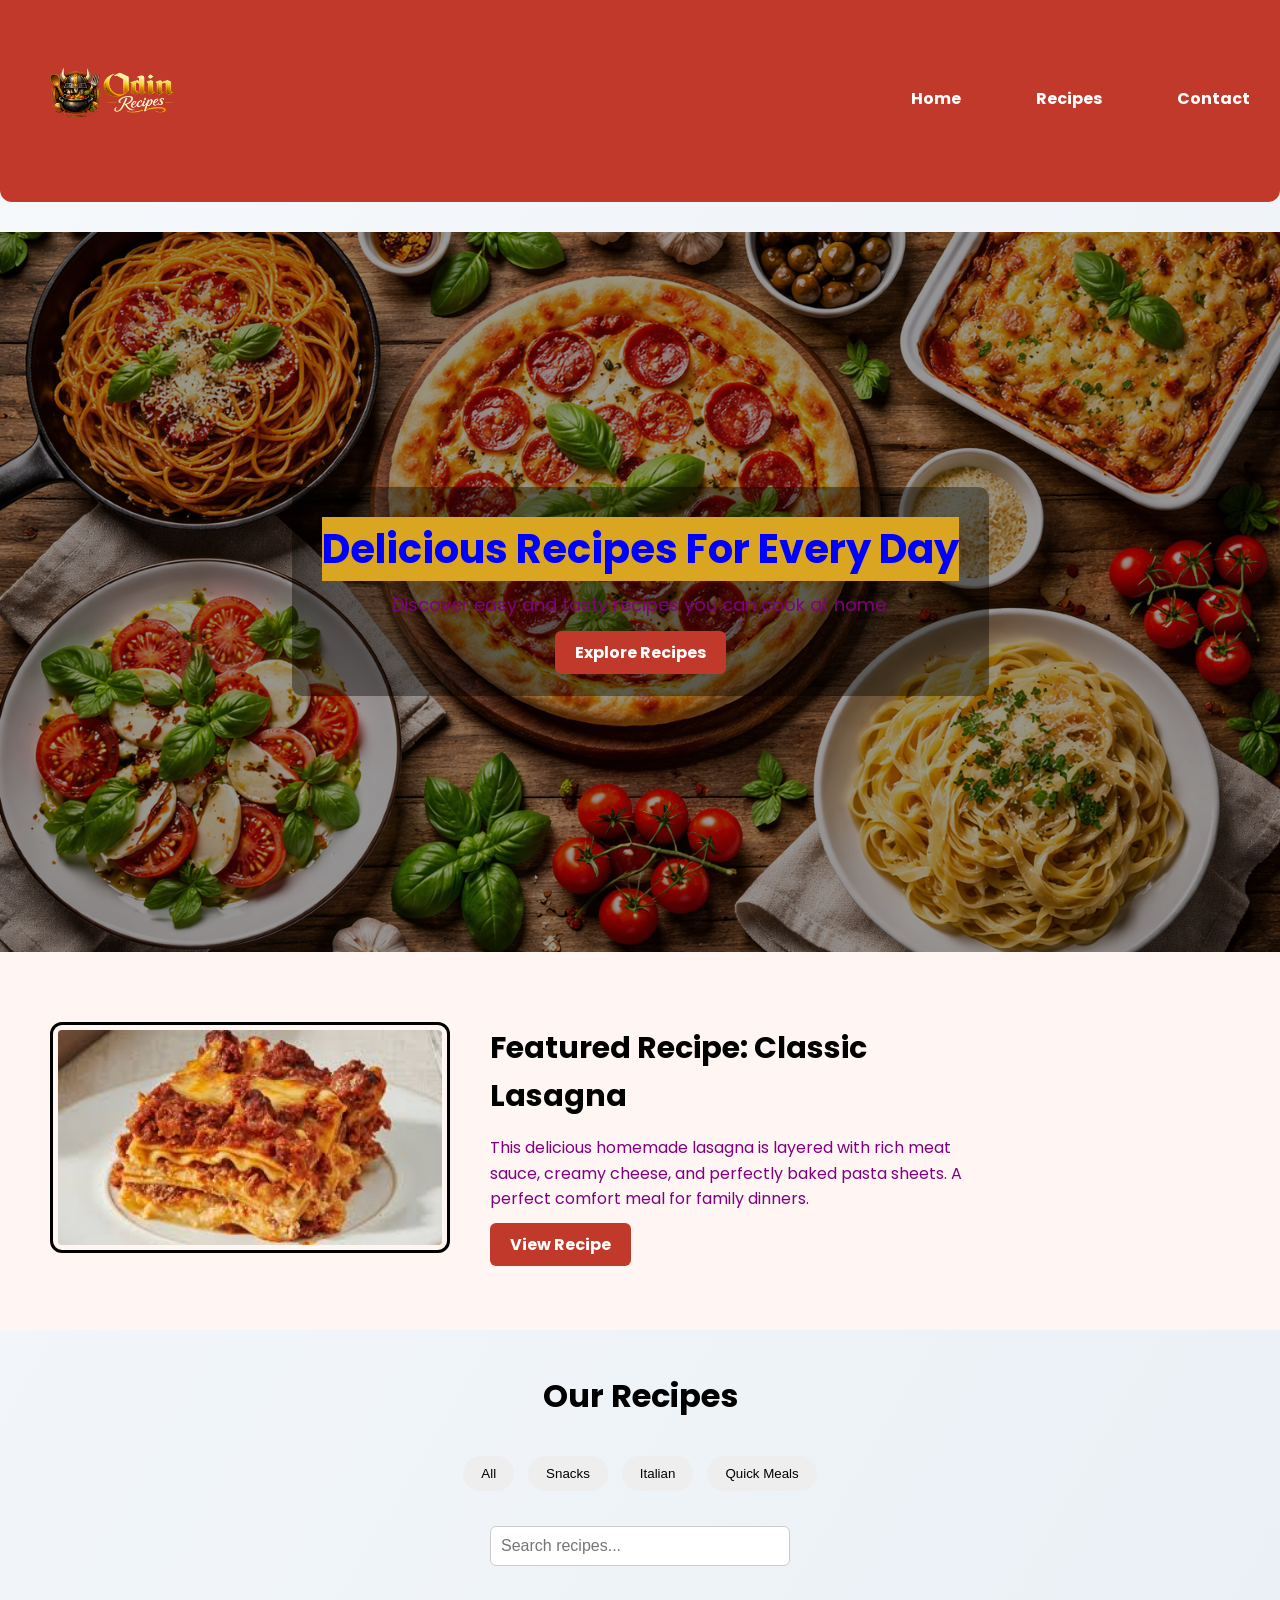
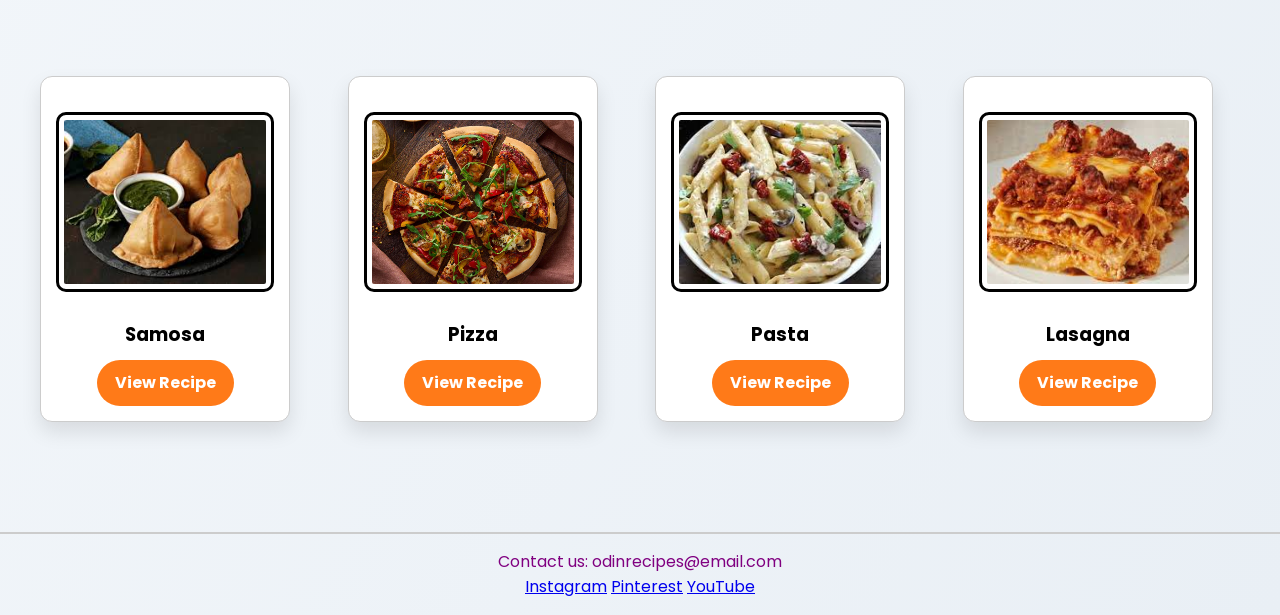
<file: index.html>
<!DOCTYPE html>
<html lang="en">

<head>
  <meta charset="UTF-8">
  <meta name="viewport" content="width=device-width, initial-scale=1.0">
  <title>Odin Recipes</title>
  <link rel="stylesheet" href="styles.css">
  <link href="https://fonts.googleapis.com/css2?family=Poppins:wght@300;400;600&display=swap" rel="stylesheet">
</head>

<body>


<!-- Navigation Bar -->
<nav class="navbar">

  <div class="logo">
    <img src="images/logo.jpg" alt="Odin Recipes Logo">
  </div>

  <div class="nav-links">
    <a href="#">Home</a>
    <a href="#recipes">Recipes</a>
    <a href="#contact">Contact</a>
  </div>

</nav>

<!-- Hero Section -->
<section class="hero">
  <div class="hero-text">
    <h1>Delicious Recipes For Every Day</h1>
    <p>Discover easy and tasty recipes you can cook at home.</p>
    <a href="#recipes" class="hero-btn">Explore Recipes</a>
  </div>
</section>

<!-- Featured Recipe -->
<section class="featured-recipe">

  <div class="featured-image">
    <img src="images/lasagna.jpg" alt="Featured Recipe">
  </div>

  <div class="featured-text">
    <h2>Featured Recipe: Classic Lasagna</h2>
    <p>
      This delicious homemade lasagna is layered with rich meat sauce,
      creamy cheese, and perfectly baked pasta sheets.
      A perfect comfort meal for family dinners.
    </p>

    <a href="recipes/lasagna.html" class="featured-btn">View Recipe</a>
  </div>

</section>

<!-- Recipes Title -->

<h2 class="section-title">Our Recipes</h2>

<!-- Categories -->
<div class="categories">
  
  <button>All</button>
  <button>Snacks</button>
  <button>Italian</button>
  <button>Quick Meals</button>

</div>


<!-- Search -->
<div class="search-box">
  <input type="text" id="searchInput" placeholder="Search recipes...">
</div>

<!-- Recipes -->
<div id="recipes" class="recipes-container">

  <div class="recipe-card" data-category="snacks">
    <img src="images/samosa.jpg" alt="Samosa">
    <h3>Samosa</h3>
    <a href="recipes/samosa.html" class="view-btn">View Recipe</a>
  </div>

  <div class="recipe-card" data-category="italian">
    <img src="images/pizza.jpg" alt="Pizza">
    <h3>Pizza</h3>
    <a href="recipes/pizza.html" class="view-btn">View Recipe</a>
  </div>

  <div class="recipe-card" data-category="italian">
    <img src="images/pasta.jpg" alt="Pasta">
    <h3>Pasta</h3>
    <a href="recipes/pasta.html" class="view-btn">View Recipe</a>
  </div>

  <div class="recipe-card" data-category="quick">
    <img src="images/lasagna.jpg" alt="Lasagna">
    <h3>Lasagna</h3>
    <a href="recipes/lasagna.html" class="view-btn">View Recipe</a>
  </div>

</div>

<!-- Contact -->

<footer id="contact">
  <p>Contact us: odinrecipes@email.com</p>

  <div class="social-links">
    <a href="#">Instagram</a>
    <a href="#">Pinterest</a>
    <a href="#">YouTube</a>
  </div>
</footer>
<!-- Back to Top Button -->
 
</body>
</html>
</file>
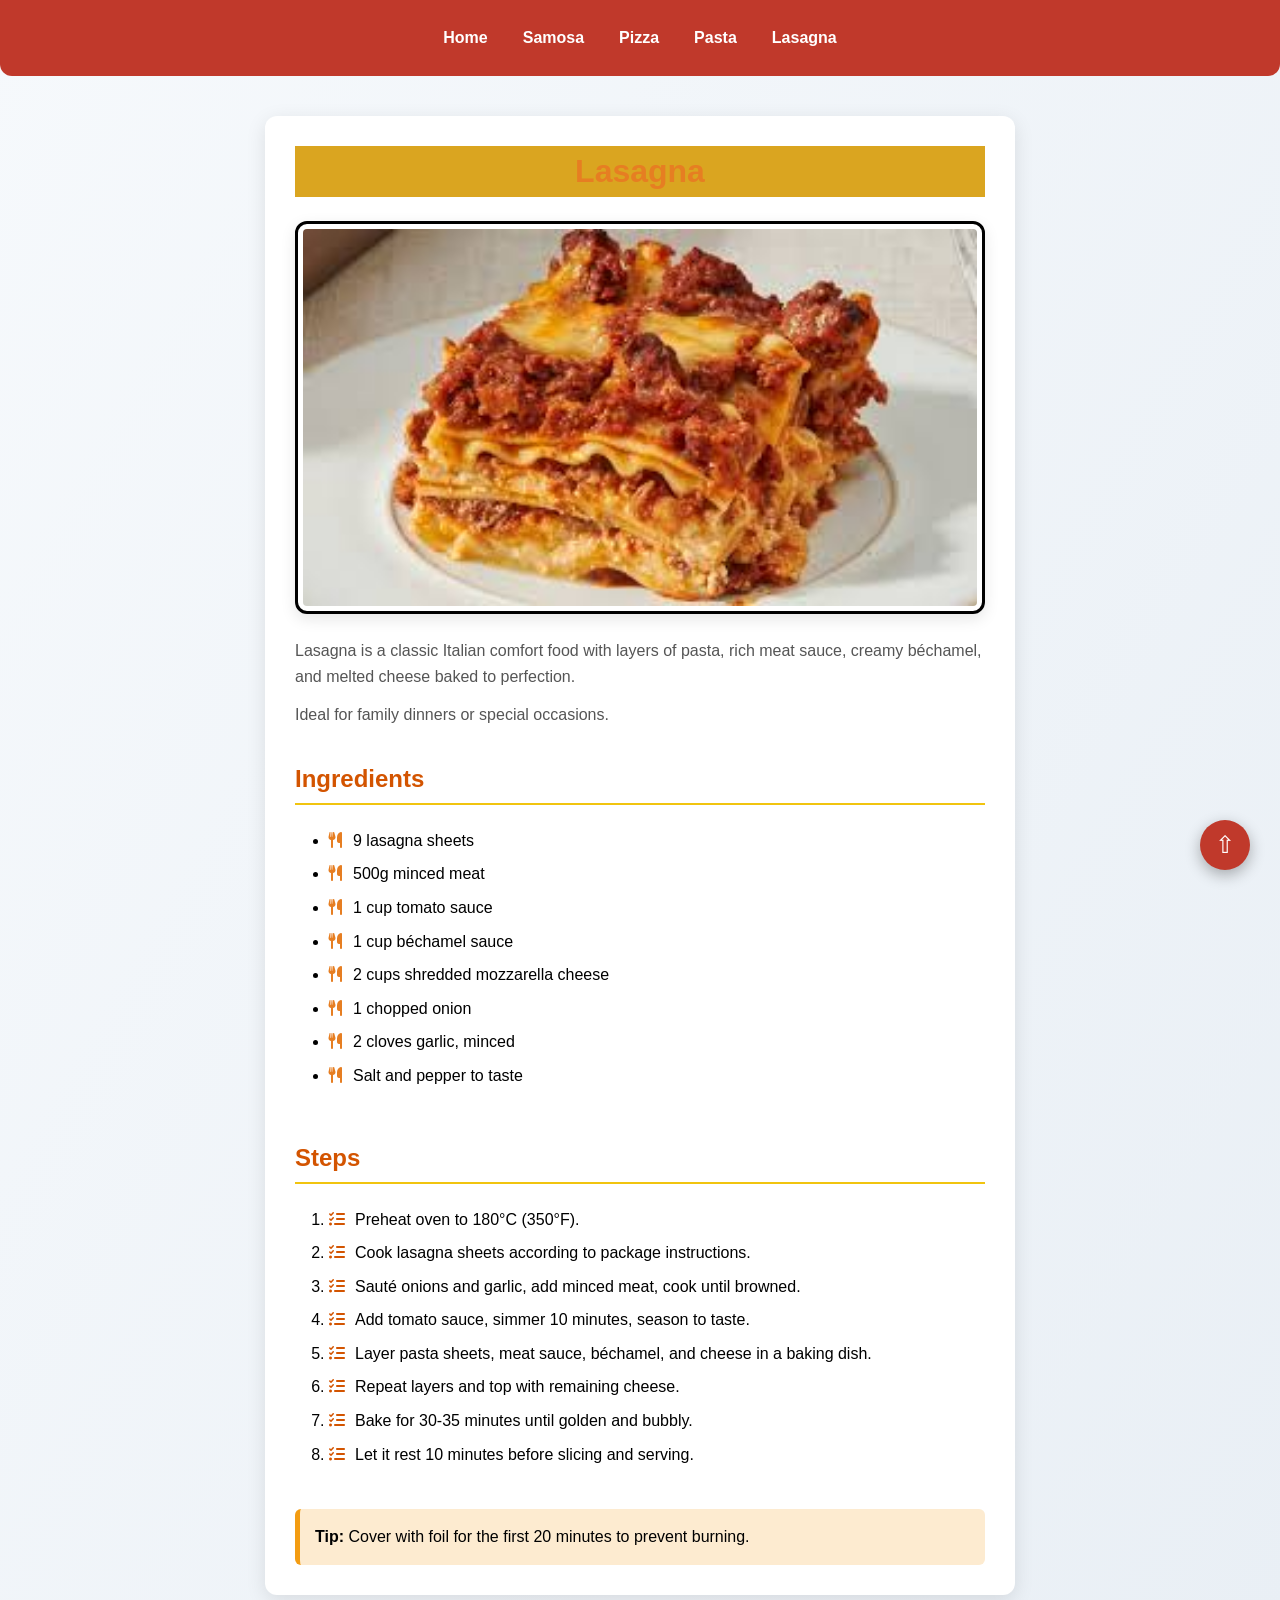
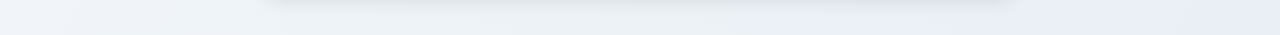
<file: recipes/lasagna.html>
<!DOCTYPE html>
<html lang="en">
<head>
  <meta charset="UTF-8">
  <meta name="viewport" content="width=device-width, initial-scale=1.0">
  <title>Lasagna</title>
  <link rel="stylesheet" href="https://cdnjs.cloudflare.com/ajax/libs/font-awesome/6.4.2/css/all.min.css">
  <link rel="stylesheet" href="../styles.css">
  <link rel="stylesheet" href="../recipe.css">
</head>
<body>

   <a id="top"></a>
<nav>
  <a href="../index.html">Home</a>
  <a href="samosa.html">Samosa</a>
  <a href="pizza.html">Pizza</a>
  <a href="pasta.html">Pasta</a>
  <a href="lasagna.html">Lasagna</a>
</nav>

<div class="recipe-page">

  <h1>Lasagna</h1>
  <img src="../images/lasagna.jpg" alt="Classic Lasagna">

  <p>
    Lasagna is a classic Italian comfort food with layers of pasta, rich meat sauce, 
    creamy béchamel, and melted cheese baked to perfection.
  </p>
  <p>
    Ideal for family dinners or special occasions.
  </p>

  <h2>Ingredients</h2>
  <ul class="ingredients">
    <li>9 lasagna sheets</li>
    <li>500g minced meat</li>
    <li>1 cup tomato sauce</li>
    <li>1 cup béchamel sauce</li>
    <li>2 cups shredded mozzarella cheese</li>
    <li>1 chopped onion</li>
    <li>2 cloves garlic, minced</li>
    <li>Salt and pepper to taste</li>
  </ul>

  <h2>Steps</h2>
  <ol class="steps">
    <li>Preheat oven to 180°C (350°F).</li>
    <li>Cook lasagna sheets according to package instructions.</li>
    <li>Sauté onions and garlic, add minced meat, cook until browned.</li>
    <li>Add tomato sauce, simmer 10 minutes, season to taste.</li>
    <li>Layer pasta sheets, meat sauce, béchamel, and cheese in a baking dish.</li>
    <li>Repeat layers and top with remaining cheese.</li>
    <li>Bake for 30-35 minutes until golden and bubbly.</li>
    <li>Let it rest 10 minutes before slicing and serving.</li>
  </ol>

  <div class="tips">
    <strong>Tip:</strong> Cover with foil for the first 20 minutes to prevent burning.
  </div>

</div>

<a href="#top" id="backToTop">&#8679;</a>
</body>
</html>
</file>
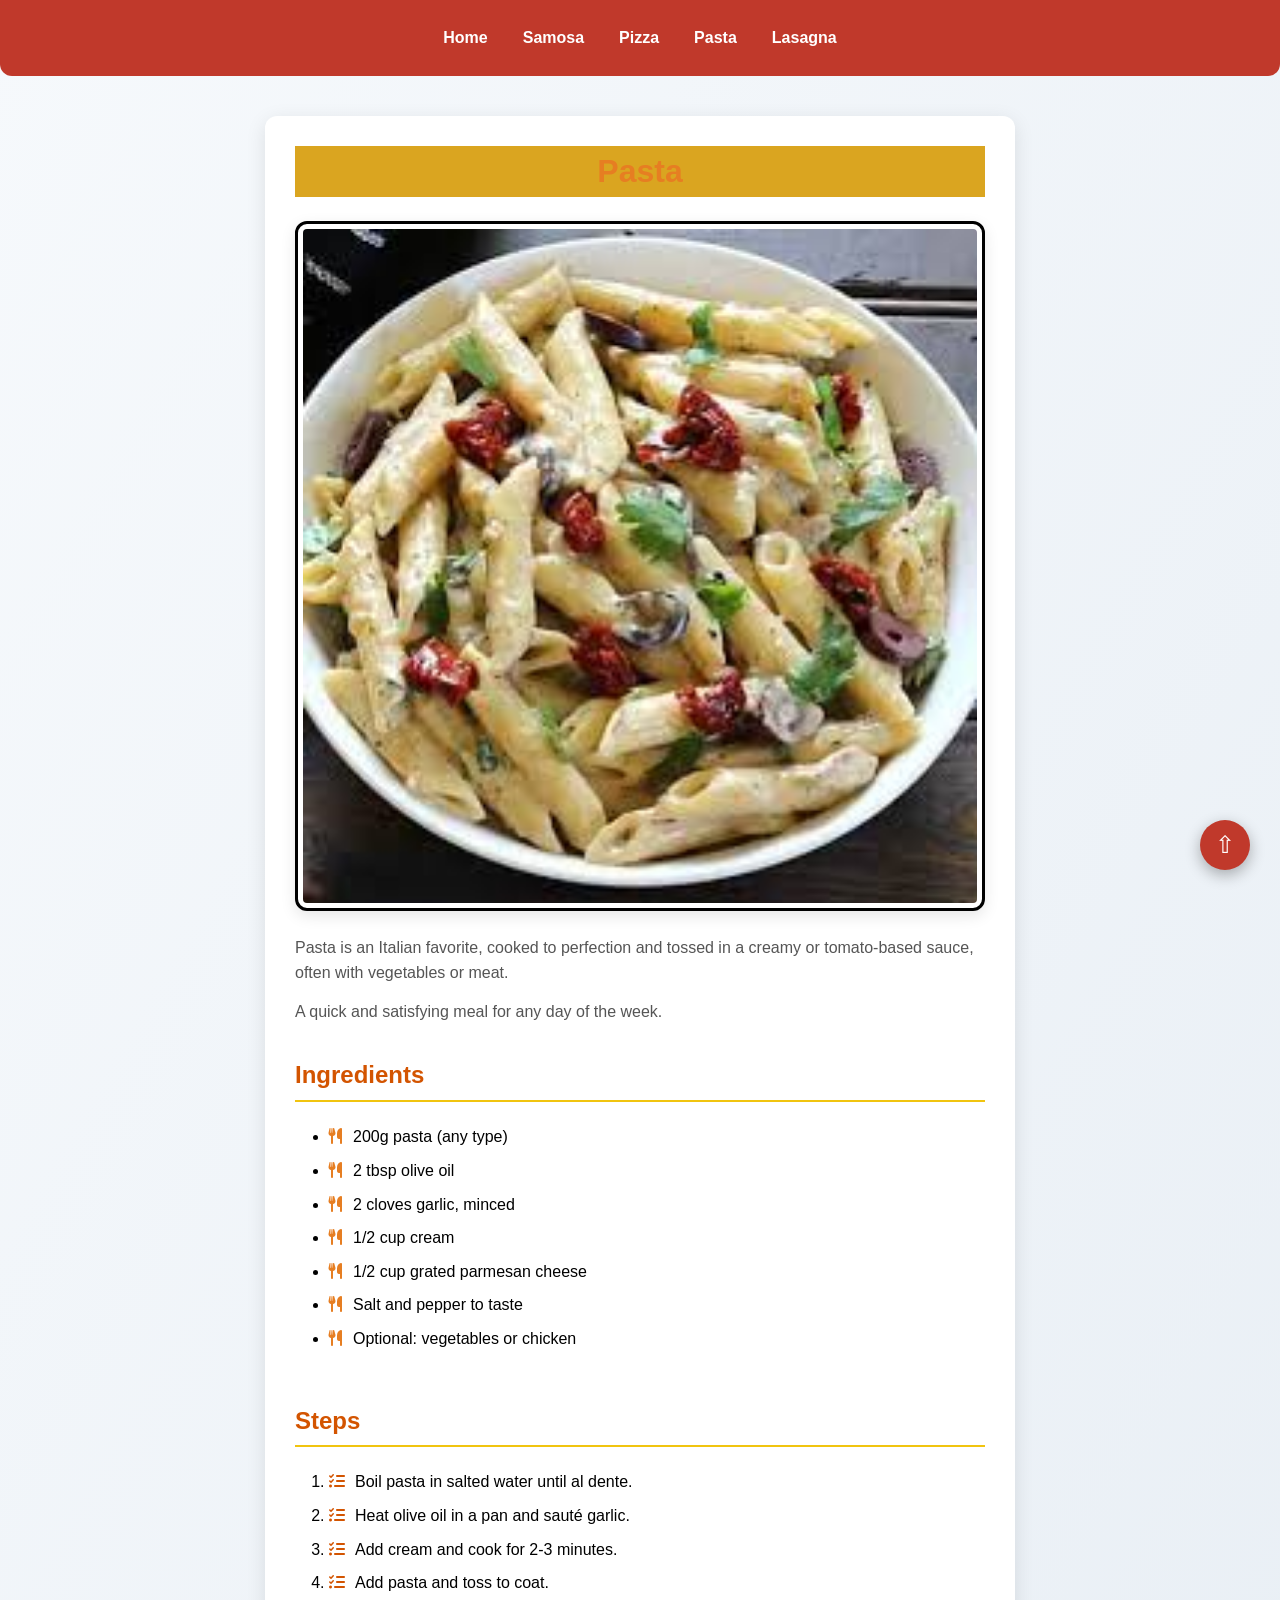
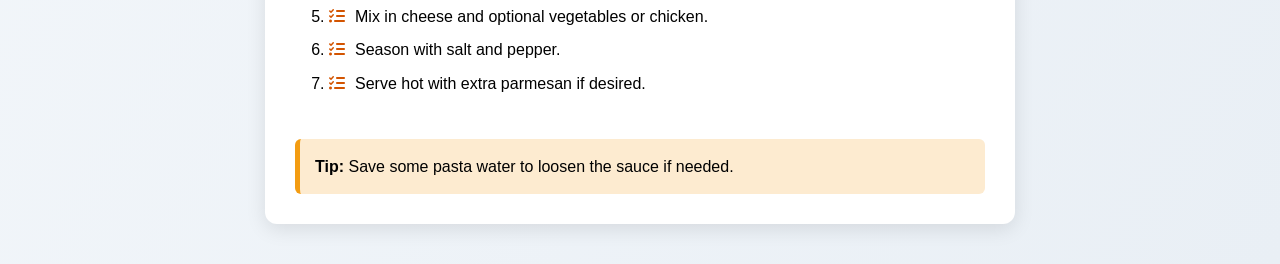
<file: recipes/pasta.html>
<!DOCTYPE html>
<html lang="en">
<head>
  <meta charset="UTF-8">
  <meta name="viewport" content="width=device-width, initial-scale=1.0">
  <title>Pasta</title>
  <link rel="stylesheet" href="https://cdnjs.cloudflare.com/ajax/libs/font-awesome/6.4.2/css/all.min.css">
  <link rel="stylesheet" href="../styles.css">
  <link rel="stylesheet" href="../recipe.css">
</head>
<body>
 <a id="top"></a>

<nav>
  <a href="../index.html">Home</a>
  <a href="samosa.html">Samosa</a>
  <a href="pizza.html">Pizza</a>
  <a href="pasta.html">Pasta</a>
  <a href="lasagna.html">Lasagna</a>
</nav>

<div class="recipe-page">

  <h1>Pasta</h1>
  <img src="../images/pasta.jpg" alt="Creamy Pasta">

  <p>
    Pasta is an Italian favorite, cooked to perfection and tossed in a creamy 
    or tomato-based sauce, often with vegetables or meat.
  </p>
  <p>
    A quick and satisfying meal for any day of the week.
  </p>

  <h2>Ingredients</h2>
  <ul class="ingredients">
    <li>200g pasta (any type)</li>
    <li>2 tbsp olive oil</li>
    <li>2 cloves garlic, minced</li>
    <li>1/2 cup cream</li>
    <li>1/2 cup grated parmesan cheese</li>
    <li>Salt and pepper to taste</li>
    <li>Optional: vegetables or chicken</li>
  </ul>

  <h2>Steps</h2>
  <ol class="steps">
    <li>Boil pasta in salted water until al dente.</li>
    <li>Heat olive oil in a pan and sauté garlic.</li>
    <li>Add cream and cook for 2-3 minutes.</li>
    <li>Add pasta and toss to coat.</li>
    <li>Mix in cheese and optional vegetables or chicken.</li>
    <li>Season with salt and pepper.</li>
    <li>Serve hot with extra parmesan if desired.</li>
  </ol>

  <div class="tips">
    <strong>Tip:</strong> Save some pasta water to loosen the sauce if needed.
  </div>

</div>

<a href="#top" id="backToTop">&#8679;</a>
</body>
</html>
</file>
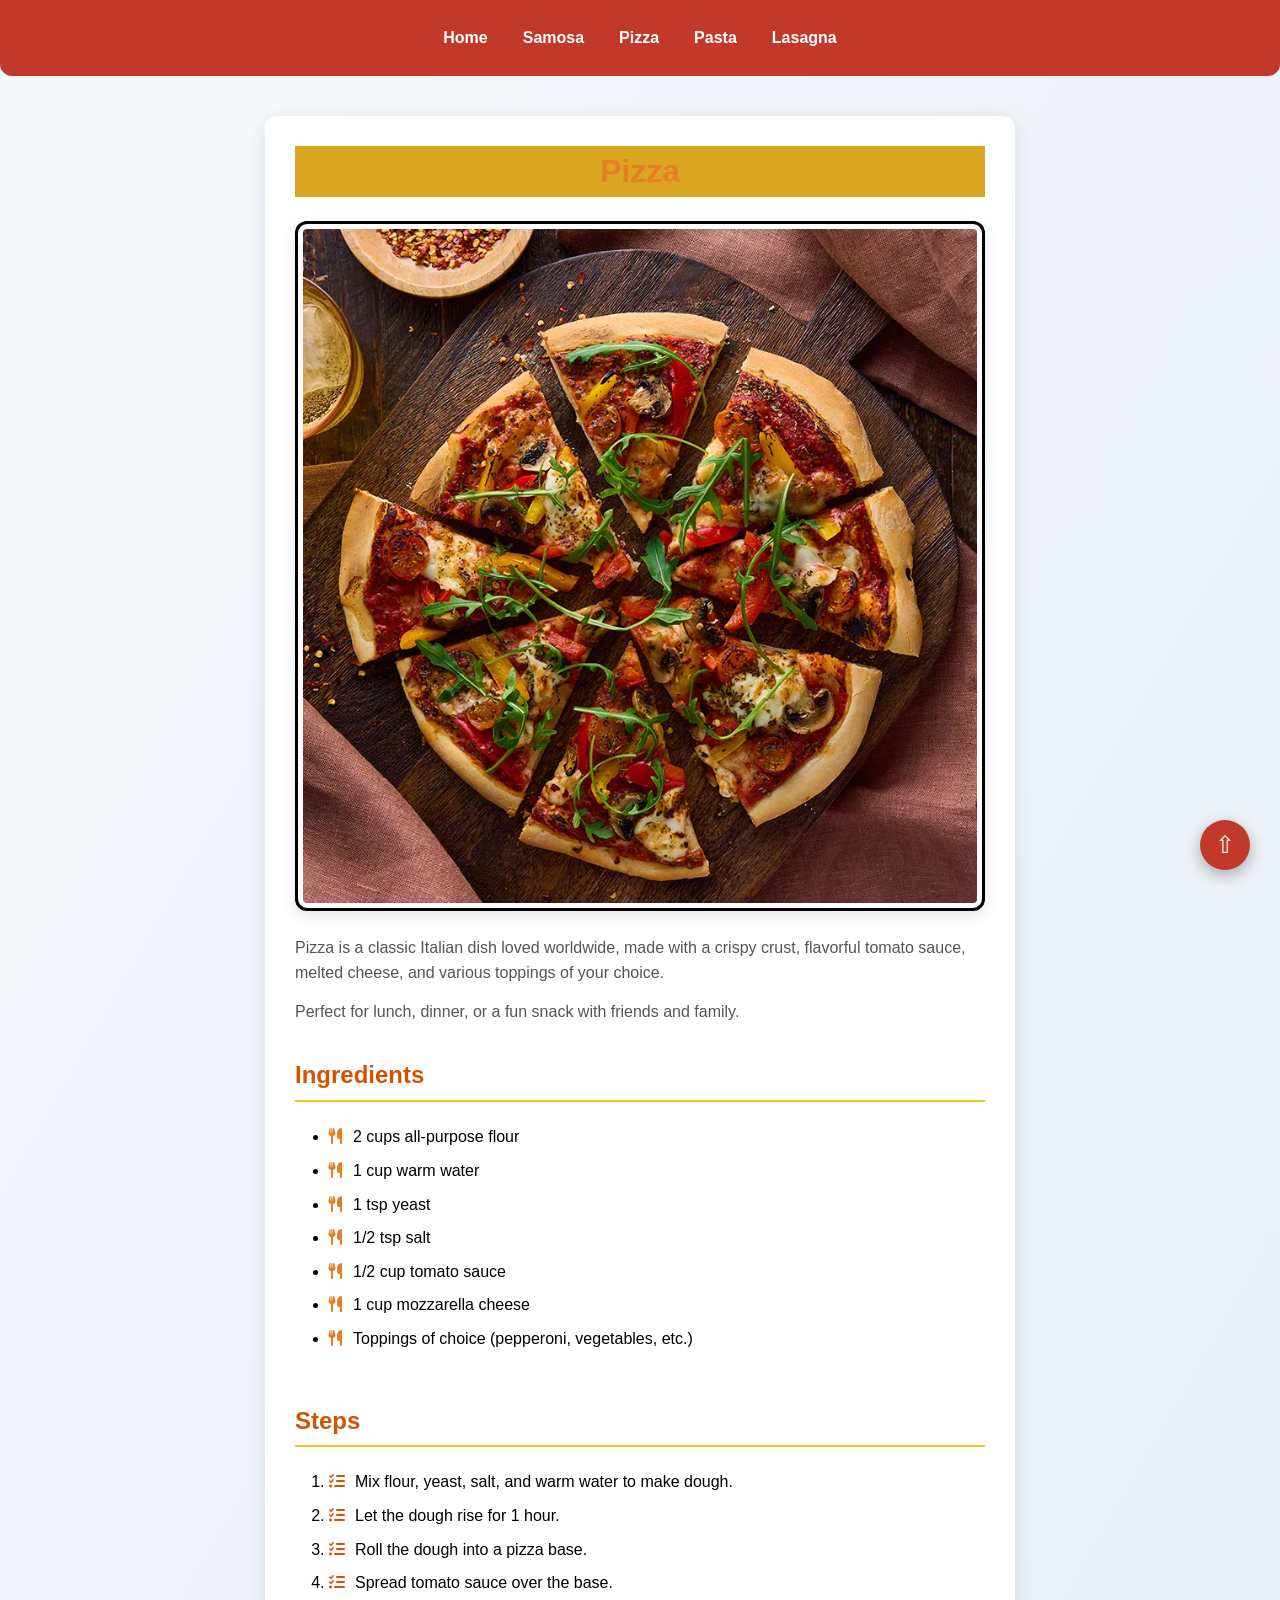
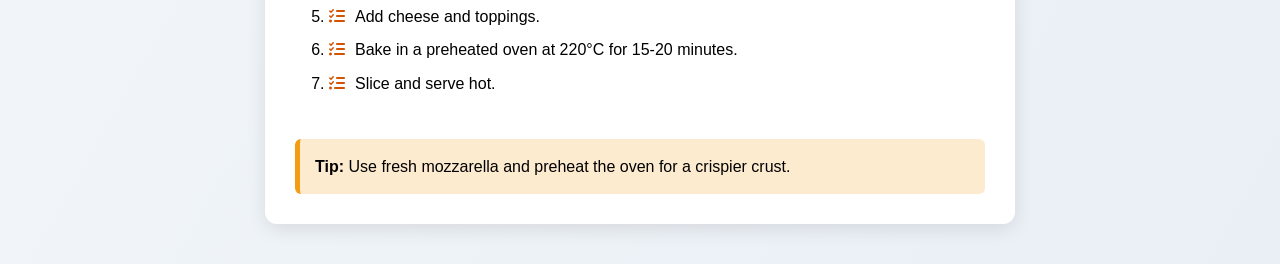
<file: recipes/pizza.html>
<!DOCTYPE html>
<html lang="en">
<head>
  <meta charset="UTF-8">
  <meta name="viewport" content="width=device-width, initial-scale=1.0">
  <title>Pizza</title>
  <!-- Font Awesome for icons -->
  <link rel="stylesheet" href="https://cdnjs.cloudflare.com/ajax/libs/font-awesome/6.4.2/css/all.min.css">
  <link rel="stylesheet" href="../styles.css">
  <link rel="stylesheet" href="../recipe.css">
</head>
<body>
 <a id="top"></a>

<nav>
  <a href="../index.html">Home</a>
  <a href="samosa.html">Samosa</a>
  <a href="pizza.html">Pizza</a>
  <a href="pasta.html">Pasta</a>
  <a href="lasagna.html">Lasagna</a>
</nav>

<div class="recipe-page">

  <h1>Pizza</h1>
  <img src="../images/pizza.jpg" alt="Delicious Pizza">

  <p>
    Pizza is a classic Italian dish loved worldwide, made with a crispy crust, 
    flavorful tomato sauce, melted cheese, and various toppings of your choice.
  </p>
  <p>
    Perfect for lunch, dinner, or a fun snack with friends and family.
  </p>

  <h2>Ingredients</h2>
  <ul class="ingredients">
    <li>2 cups all-purpose flour</li>
    <li>1 cup warm water</li>
    <li>1 tsp yeast</li>
    <li>1/2 tsp salt</li>
    <li>1/2 cup tomato sauce</li>
    <li>1 cup mozzarella cheese</li>
    <li>Toppings of choice (pepperoni, vegetables, etc.)</li>
  </ul>

  <h2>Steps</h2>
  <ol class="steps">
    <li>Mix flour, yeast, salt, and warm water to make dough.</li>
    <li>Let the dough rise for 1 hour.</li>
    <li>Roll the dough into a pizza base.</li>
    <li>Spread tomato sauce over the base.</li>
    <li>Add cheese and toppings.</li>
    <li>Bake in a preheated oven at 220°C for 15-20 minutes.</li>
    <li>Slice and serve hot.</li>
  </ol>

  <div class="tips">
    <strong>Tip:</strong> Use fresh mozzarella and preheat the oven for a crispier crust.
  </div>

</div>

<a href="#top" id="backToTop">&#8679;</a>
</body>
</html>
</file>
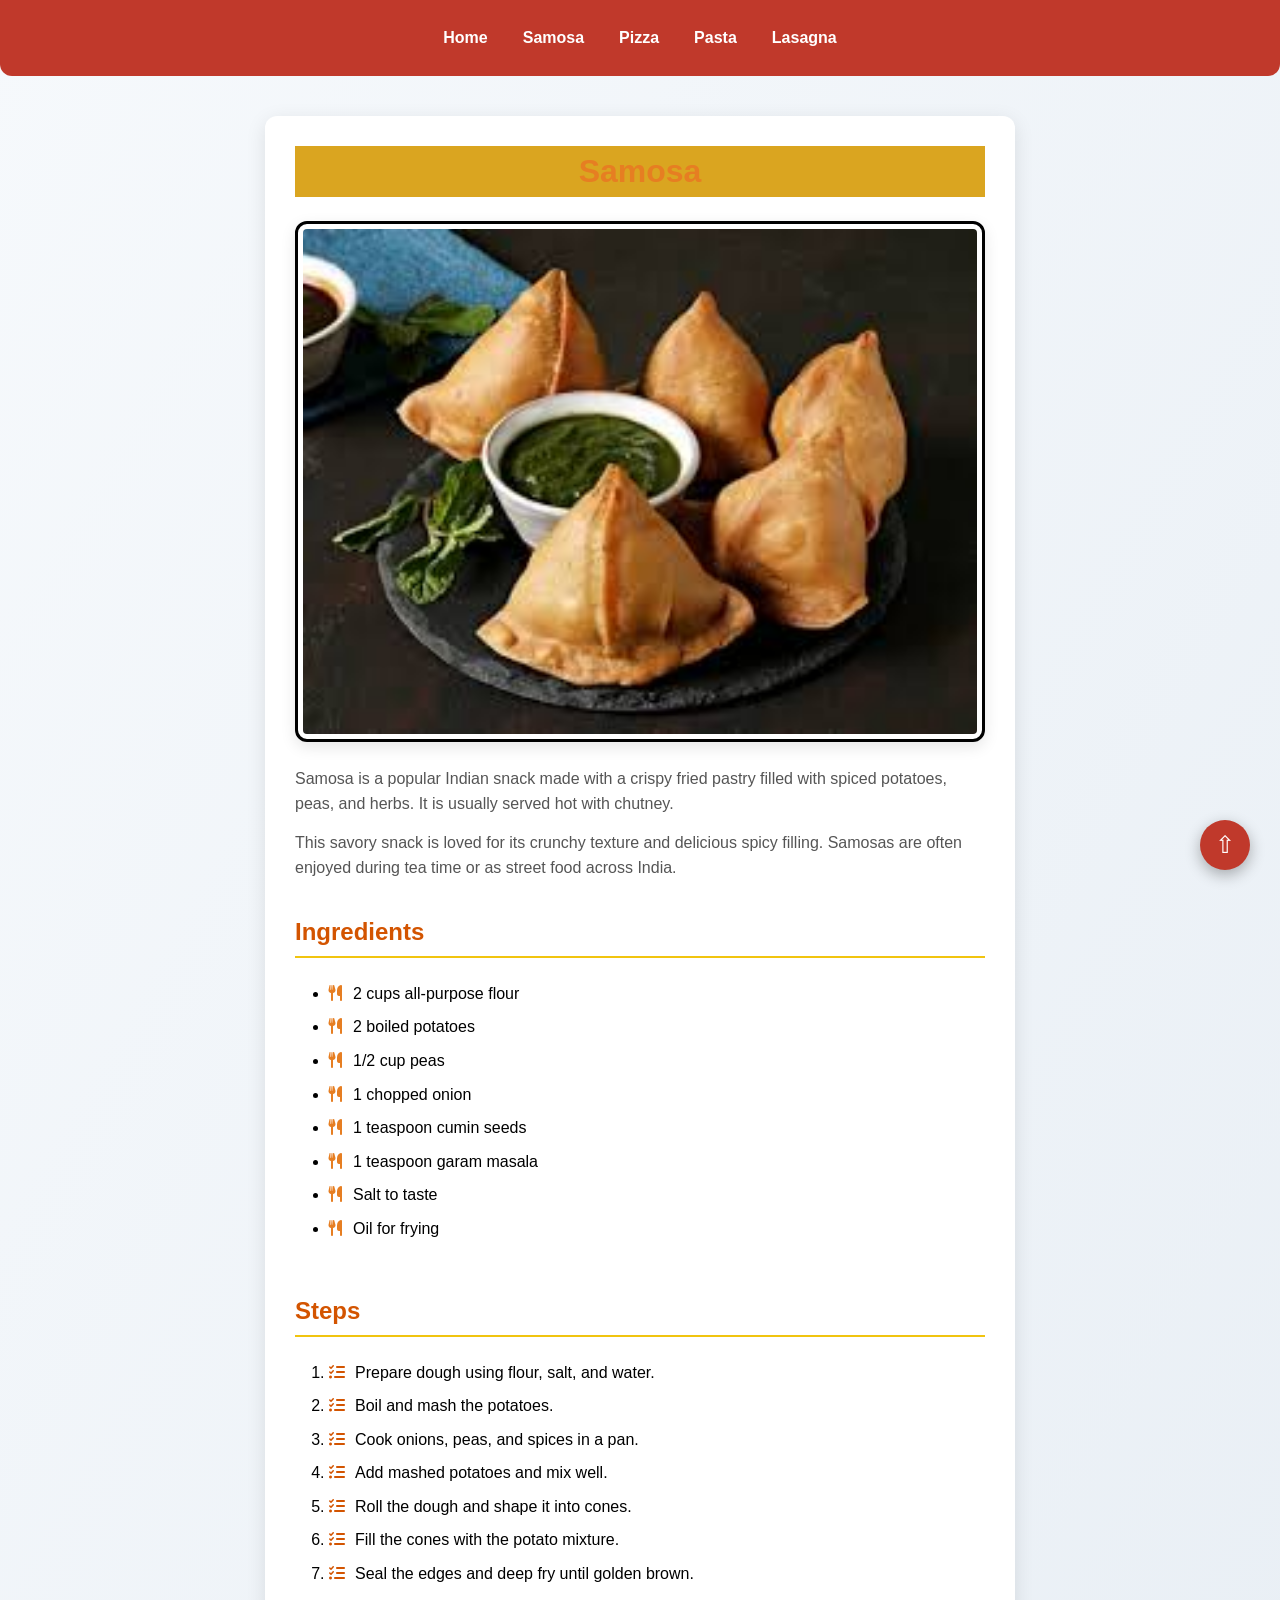
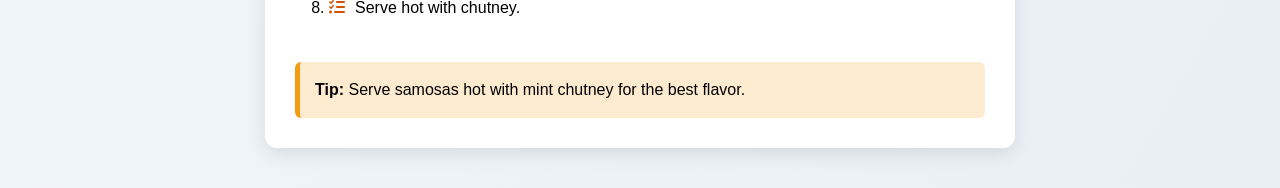
<file: recipes/samosa.html>
<!DOCTYPE html>
<html lang="en">
<head>
<meta charset="UTF-8">
<meta name="viewport" content="width=device-width, initial-scale=1.0">
<title>Samosa</title>

<link rel="stylesheet" href="https://cdnjs.cloudflare.com/ajax/libs/font-awesome/6.4.2/css/all.min.css">
<link rel="stylesheet" href="../styles.css">
<link rel="stylesheet" href="../recipe.css">

</head>

<body>
 <a id="top"></a>
<!-- Navigation -->
<nav>
  <a href="../index.html">Home</a>
  <a href="samosa.html">Samosa</a>
  <a href="pizza.html">Pizza</a>
  <a href="pasta.html">Pasta</a>
  <a href="lasagna.html">Lasagna</a>
</nav>

<!-- Recipe Content -->
<div class="recipe-page">

  <h1>Samosa</h1>

  <img src="../images/samosa.jpg" alt="Crispy Indian samosa">

  <!-- Description -->
  <p>
    Samosa is a popular Indian snack made with a crispy fried pastry filled with 
    spiced potatoes, peas, and herbs. It is usually served hot with chutney.
  </p>
  <p>
    This savory snack is loved for its crunchy texture and delicious spicy filling. 
    Samosas are often enjoyed during tea time or as street food across India.
  </p>

  <!-- Ingredients & Steps -->
  <h2>Ingredients</h2>
  <ul class="ingredients">
    <li>2 cups all-purpose flour</li>
    <li>2 boiled potatoes</li>
    <li>1/2 cup peas</li>
    <li>1 chopped onion</li>
    <li>1 teaspoon cumin seeds</li>
    <li>1 teaspoon garam masala</li>
    <li>Salt to taste</li>
    <li>Oil for frying</li>
  </ul>

  <h2>Steps</h2>
  <ol class="steps">
    <li>Prepare dough using flour, salt, and water.</li>
    <li>Boil and mash the potatoes.</li>
    <li>Cook onions, peas, and spices in a pan.</li>
    <li>Add mashed potatoes and mix well.</li>
    <li>Roll the dough and shape it into cones.</li>
    <li>Fill the cones with the potato mixture.</li>
    <li>Seal the edges and deep fry until golden brown.</li>
    <li>Serve hot with chutney.</li>
  </ol>

  <!-- Optional Tips -->
  <div class="tips">
    <strong>Tip:</strong> Serve samosas hot with mint chutney for the best flavor.
  </div>

</div>
<a href="#top" id="backToTop">&#8679;</a>
</body>
</html>
</file>
<file: styles.css>
h1 {
  color: blue;
  background-color: goldenrod;
}

p {
  color: purple;
}
body {
  font-family: Arial, sans-serif;
  background-color: #fafafa;
}

h1 {
  text-align: center;
}

img {
  width: 300px;
  height: auto;
}
.recipe-card {
  border: 1px solid #ddd;
  padding: 20px;
  width: 250px;
  text-align: center;
}
* {
  margin: 0;
  padding: 0;
  box-sizing: border-box;
}
body {
  font-family: Arial, sans-serif;
  margin: 20px;
  background-color: #f5f5f5;
}
nav {
  background-color: #333;
  padding: 15px;
  margin-bottom: 30px;
}

nav a {
  color: white;
  text-decoration: none;
  margin-right: 20px;
}
img {
  width: 300px;
  border: 3px solid black;
  padding: 5px;
  margin: 20px 0;
}
.recipe-card {
  width: 250px;
  border: 2px solid #ccc;
  padding: 20px;
  margin: 30px 0;
  background-color: white;
  text-align: center;
}
footer {
  margin-top: 40px;
  padding: 15px;
  border-top: 2px solid #ccc;
  text-align: center;
}
h1 {
  margin-bottom: 20px;
}

ul {
  margin-left: 20px;
}

li {
  margin-bottom: 8px;
}

body {
  font-family: Arial, sans-serif;
  background-color: #f4f4f4;
}

.container {
  width: 800px;
  margin: auto;
}

.navbar {
  background-color: #333;
  padding: 15px;
}

.navbar a {
  color: white;
  text-decoration: none;
  margin-right: 20px;
}

.recipe {
  background: white;
  padding: 20px;
  margin-top: 20px;
  border: 2px solid #ddd;
}

.ingredients, .steps {
  margin-top: 20px;
}

.recipes-container {
  display: flex;
  gap: 20px;
  justify-content: center;
}

.recipe-card {
  border: 2px solid #ccc;
  padding: 20px;
  width: 200px;
  text-align: center;
  background-color: white;
}

.recipe-card img {
  width: 100%;
  height: auto;
}

.recipes-container {
  display: flex;
  gap: 20px;
  justify-content: center;
  flex-wrap: wrap;
}

nav {
  display: flex;
  gap: 20px;
  background: #333;
  padding: 15px;
}

nav a {
  color: white;
  text-decoration: none;
}

.recipes-container {
  display: flex;
  justify-content: center;
  gap: 30px;
  flex-wrap: wrap;
}

body {
  font-family: Arial, sans-serif;
}

.recipes-container {
  display: flex;
  gap: 20px;
  flex-wrap: wrap;
}

.recipe-card {
  flex: 1 1 250px;
  border: 1px solid #ccc;
  padding: 10px;
  text-align: center;
}

.recipe-card img {
  width: 100%;
  height: 200px;
  object-fit: cover;
}

.recipes-container {
  display: flex;
  justify-content: center;
  align-items: center;
  gap: 20px;
  flex-wrap: wrap;
}

.recipe-card {
  flex: 1 1 250px;
  border: 1px solid #ccc;
  padding: 10px;
}

nav {
  display: flex;
  justify-content: space-between;
  align-items: center;
  background: #333;
  padding: 15px;
}

.nav-links {
  display: flex;
  gap: 20px;
}

html {
  scroll-behavior: smooth;
}

.navbar {
  display: flex;
  justify-content: space-between;
  align-items: center;
  background-color: #333;
  padding: 12px 40px;
}

.logo img {
  height: 50px;
}

.nav-links {
  display: flex;
  gap: 25px;
}

.nav-links a {
  color: white;
  text-decoration: none;
  font-weight: bold;
}

.nav-links a:hover {
  color: #f4b400;
}

nav {
  display: flex;
  justify-content: space-between;
  align-items: center;
  background-color: #ff7043;
  padding: 15px;
}

nav a {
  color: white;
  text-decoration: none;
  font-weight: bold;
}

.logo img {
  height: 50px;
  width: auto;
}
.recipe-card {
  flex: 1 1 250px;
  border: 1px solid #ccc;
  padding: 15px;
  text-align: center;
  background-color: white;
  transition: transform 0.3s ease, box-shadow 0.3s ease;
}

.recipe-card:hover {
  transform: translateY(-8px);
  box-shadow: 0 10px 20px rgba(0,0,0,0.2);
}

.navbar {
  display: flex;
  justify-content: space-between;
  align-items: center;
  background-color: #2c2c2c;
  padding: 15px 40px;
}

.nav-links {
  display: flex;
  gap: 30px;
}

.nav-links a {
  color: white;
  text-decoration: none;
  font-weight: bold;
  transition: color 0.3s;
}

.nav-links a:hover {
  color: #f4b400;
}


.recipe-card img {
  width: 100%;
  height: 200px;
  object-fit: cover;
  border-radius: 8px;
}
.logo img {
  height: 60px;
  width: auto;
}

.navbar {
  display: flex;
  justify-content: space-between;
  align-items: center;
  background-color: #444;
  padding: 10px 40px;
}

.nav-links a {
  color: white;
  text-decoration: none;
  margin-left: 20px;
  font-weight: bold;
}

.navbar {
  display: flex;
  justify-content: space-between;
  align-items: center;
  background-color: #c0392b;
  padding: 15px 40px;
}

.nav-links a {
  color: white;
  text-decoration: none;
  margin-left: 25px;
  font-weight: bold;
}

.logo img {
  height: 55px;
}

.logo img {
  border: none;
  outline: none;
}

.logo img {
  height: 150px;
  width: auto;
}

.navbar {
  display: flex;
  justify-content: space-between;
  align-items: center;
  background-color: #c0392b;
  padding: 2px 10px;
}

.recipes-container {
  display: flex;
  justify-content: center;
  gap: 30px;
  flex-wrap: wrap;
  margin-top: 40px;
}

.recipe-card {
  width: 220px;
  text-align: center;
}

.recipe-card img {
  width: 100%;
  border-radius: 10px;
}

.recipe-card:hover {
  transform: scale(1.05);
  transition: 0.3s;
}

.recipes-container {
  display: grid;
  grid-template-columns: repeat(auto-fit, minmax(250px, 1fr));
  gap: 30px;
  padding: 40px;
}

.recipe-card a {
  display: inline-block;
  margin-top: 10px;
  padding: 8px 15px;
  background: #c0392b;
  color: white;
  text-decoration: none;
  border-radius: 6px;
  font-weight: bold;
}

.recipe-card a:hover {
  background: #a93226;
}

body {
  background-color: #f8f8f8;
  font-family: Arial, sans-serif;
}

.hero {
  height: 400px;
  background-image: url("images/hero-food.jpg");
  background-size: cover;
  background-position: center;
  display: flex;
  align-items: center;
  justify-content: center;
}

.hero-text {
  text-align: center;
  color: white;
  background: rgba(0,0,0,0.4);
  padding: 30px;
  border-radius: 10px;
}

.hero-text h1 {
  font-size: 40px;
  margin-bottom: 10px;
}

.hero-text p {
  font-size: 18px;
  margin-bottom: 20px;
}

.hero-btn {
  padding: 10px 20px;
  background-color: #c0392b;
  color: white;
  text-decoration: none;
  border-radius: 6px;
  font-weight: bold;
}

.hero-btn:hover {
  background-color: #a93226;
}
body {
  font-family: 'Poppins', sans-serif;
}

html {
  scroll-behavior: smooth;
}

.recipe-card {
  background: white;
  border-radius: 12px;
  padding: 15px;
  text-align: center;
  box-shadow: 0 5px 15px rgba(0,0,0,0.1);
  transition: transform 0.3s ease, box-shadow 0.3s ease;
}

.recipe-card:hover {
  transform: translateY(-10px);
  box-shadow: 0 12px 25px rgba(0,0,0,0.2);
}

.featured-recipe {
  display: flex;
  align-items: center;
  gap: 40px;
  padding: 50px;
  background-color: #fff5f2;
}

.featured-image img {
  width: 400px;
  border-radius: 12px;
}

.featured-text {
  max-width: 500px;
}

.featured-text h2 {
  font-size: 30px;
  margin-bottom: 15px;
}

.featured-text p {
  margin-bottom: 20px;
  line-height: 1.6;
}

.featured-btn {
  padding: 10px 20px;
  background-color: #c0392b;
  color: white;
  text-decoration: none;
  border-radius: 6px;
  font-weight: bold;
}

.featured-btn:hover {
  background-color: #a93226;
}

@media (max-width: 768px) {
  .featured-recipe {
    flex-direction: column;
    text-align: center;
  }

  .featured-image img {
    width: 100%;
  }
}

.container {
  max-width: 1100px;
  margin: auto;
  padding: 0 20px;
}

.section-title {
  text-align: center;
  font-size: 32px;
  margin-top: 40px;
  margin-bottom: 30px;
}

.nav-links a {
  position: relative;
  padding-bottom: 5px;
}

.nav-links a::after {
  content: "";
  width: 0;
  height: 2px;
  background: white;
  position: absolute;
  left: 0;
  bottom: 0;
  transition: width 0.3s;
}

.nav-links a:hover::after {
  width: 100%;
}

.hero-btn,
.featured-btn,
.recipe-card a {
  transition: all 0.3s ease;
}

.hero-btn:hover,
.featured-btn:hover,
.recipe-card a:hover {
  transform: scale(1.05);
}

.search-box {
  text-align: center;
  margin-bottom: 30px;
}

#searchInput {
  width: 300px;
  padding: 10px;
  border-radius: 6px;
  border: 1px solid #ccc;
  font-size: 16px;
}

body {
  font-family: Arial, sans-serif;
  background-color: #f4f4f4;
}

.recipe-page {
  max-width: 700px;
  margin: 40px auto;
  background: white;
  padding: 25px;
  border-radius: 10px;
}

img {
  width: 100%;
  border-radius: 10px;
}

h1 {
  text-align: center;
}

nav {
  background: #333;
  padding: 10px;
  text-align: center;
}

nav a {
  color: white;
  margin: 10px;
  text-decoration: none;
}

nav a:hover {
  text-decoration: underline;
}

.recipe-card{
  background:white;
  width:250px;
  border-radius:12px;
  overflow:hidden;
  text-align:center;
  transition: all 0.3s ease;
}

.recipe-card:hover{
  transform: translateY(-10px);
  box-shadow: 0 15px 30px rgba(0,0,0,0.2);
}

.recipe-card img{
  width:100%;
  height:180px;
  object-fit:cover;
  transition: transform 0.4s ease;
}

.recipe-card:hover img{
  transform: scale(1.1);
}

body{
  font-family: Arial, sans-serif;
  margin:0;
  background: linear-gradient(120deg,#f6f9fc,#e9eff5);
}

.recipe-card a{
  display:inline-block;
  padding:10px 18px;
  background:#ff7a18;
  color:white;
  text-decoration:none;
  border-radius:30px;
  transition:0.3s;
}

.recipe-card a:hover{
  background:#ff5500;
}

.recipe-card{
  background:white;
  width:250px;
  border-radius:12px;
  overflow:hidden;
  text-align:center;
  box-shadow:0 10px 20px rgba(0,0,0,0.1);
  transition:0.3s ease;
}

.recipe-card:hover{
  transform: translateY(-10px);
  box-shadow:0 20px 40px rgba(0,0,0,0.2);
}
.hero{
  position: relative;
  height: 80vh;
  background-image: url("images/hero-food.jpg");
  background-size: cover;
  background-position: center;
  display:flex;
  align-items:center;
  justify-content:center;
  text-align:center;
  color:white;
}

.hero::before{
  content:"";
  position:absolute;
  top:0;
  left:0;
  width:100%;
  height:100%;
  background:rgba(0,0,0,0.4);
}

.hero-text{
  position:relative;
  z-index:2;
}

.categories{
  text-align:center;
  margin:30px 0;
}

.categories button{
  padding:10px 18px;
  margin:5px;
  border:none;
  border-radius:20px;
  background:#eee;
  cursor:pointer;
}

.categories button:hover{
  background:#ff7a18;
  color:white;
}

/* recipe.css - for individual recipe pages */

body {
  font-family: 'Poppins', sans-serif;
  background-color: #f8f8f8;
  margin: 0;
  padding: 0;
  line-height: 1.6;
}

/* Navigation bar */
nav {
  background-color: #c0392b;
  padding: 15px 20px;
  display: flex;
  justify-content: center;
  gap: 15px;
  border-radius: 0 0 12px 12px;
}

nav a {
  color: white;
  text-decoration: none;
  font-weight: bold;
  transition: color 0.3s;
}

nav a:hover {
  color: #f4b400;
}

/* Recipe container */
.recipe-page {
  max-width: 750px;
  margin: 40px auto;
  background: white;
  padding: 30px;
  border-radius: 12px;
  box-shadow: 0 5px 20px rgba(0,0,0,0.1);
  transition: all 0.3s ease;
}

/* Recipe title */
.recipe-page h1 {
  text-align: center;
  color: #e67e22;
  margin-bottom: 1rem;
}

/* Recipe image */
.recipe-page img {
  display: block;
  max-width: 100%;
  margin: 1.5rem auto;
  border-radius: 12px;
  box-shadow: 0 5px 15px rgba(0,0,0,0.1);
  transition: transform 0.4s ease, box-shadow 0.4s ease;
}

.recipe-page img:hover {
  transform: scale(1.05);
  box-shadow: 0 10px 25px rgba(0,0,0,0.2);
}

/* Section titles */
.recipe-page h2 {
  color: #d35400;
  margin-top: 2rem;
  margin-bottom: 0.8rem;
  border-bottom: 2px solid #f1c40f;
  padding-bottom: 0.3rem;
}

/* Paragraphs */
.recipe-page p {
  margin-top: 0.8rem;
  color: #555;
}

/* Ingredients and Steps */
.recipe-page ul,
.recipe-page ol {
  margin-left: 1.5rem;
  margin-top: 0.5rem;
  padding: 10px;
  border-radius: 6px;
  transition: background 0.3s ease;
}

.recipe-page ul:hover,
.recipe-page ol:hover {
  background-color: #fff3e0;
}

.recipe-page li {
  margin-bottom: 8px;
}

/* Optional Tips/Notes Box */
.recipe-page .tips {
  background-color: #fdebd0;
  padding: 15px;
  border-left: 5px solid #f39c12;
  margin-top: 1.5rem;
  border-radius: 6px;
  transition: transform 0.3s ease, box-shadow 0.3s ease;
}

.recipe-page .tips:hover {
  transform: translateY(-3px);
  box-shadow: 0 5px 15px rgba(0,0,0,0.15);
}

/* Responsive for mobile */
@media (max-width: 768px) {
  .recipe-page {
    margin: 20px;
    padding: 20px;
  }
}
</file>
<file: recipe.css>
/* recipe.css - styles only for recipe pages */
body {
  font-family: 'Poppins', sans-serif;
  background-color: #f8f8f8;
  margin: 0;
  padding: 0;
}

nav {
  background-color: #c0392b;
  padding: 15px 20px;
  display: flex;
  justify-content: center;
  gap: 15px;
  border-radius: 0 0 12px 12px;
}

nav a {
  color: white;
  text-decoration: none;
  font-weight: bold;
  transition: color 0.3s;
}

nav a:hover {
  color: #f4b400;
}

.recipe-page {
  max-width: 700px;
  margin: 40px auto;
  background: white;
  padding: 25px;
  border-radius: 12px;
  box-shadow: 0 5px 15px rgba(0,0,0,0.1);
}

.recipe-page h1 {
  text-align: center;
  color: #e67e22;
  margin-bottom: 1rem;
}

.recipe-page img {
  display: block;
  max-width: 100%;
  margin: 1rem auto;
  border-radius: 10px;
  box-shadow: 0 4px 10px rgba(0,0,0,0.1);
}

.recipe-page h2 {
  color: #d35400;
  margin-top: 2rem;
  border-bottom: 2px solid #f1c40f;
  padding-bottom: 0.3rem;
}

.recipe-page ul,
.recipe-page ol {
  margin-left: 1.5rem;
  margin-top: 0.5rem;
}

.recipe-page p {
  margin-top: 0.8rem;
  color: #555;
  line-height: 1.6;
}

/* recipe.css - for individual recipe pages */

body {
  font-family: 'Poppins', sans-serif;
  background-color: #f8f8f8;
  margin: 0;
  padding: 0;
  line-height: 1.6;
}

/* Navigation bar */
nav {
  background-color: #c0392b;
  padding: 15px 20px;
  display: flex;
  justify-content: center;
  gap: 15px;
  border-radius: 0 0 12px 12px;
}

nav a {
  color: white;
  text-decoration: none;
  font-weight: bold;
  transition: color 0.3s;
}

nav a:hover {
  color: #f4b400;
}

/* Recipe container */
.recipe-page {
  max-width: 750px;
  margin: 40px auto;
  background: white;
  padding: 30px;
  border-radius: 12px;
  box-shadow: 0 5px 20px rgba(0,0,0,0.1);
}

/* Recipe title */
.recipe-page h1 {
  text-align: center;
  color: #e67e22;
  margin-bottom: 1rem;
}

/* Recipe image */
.recipe-page img {
  display: block;
  max-width: 100%;
  margin: 1.5rem auto;
  border-radius: 12px;
  box-shadow: 0 5px 15px rgba(0,0,0,0.1);
}

/* Section titles */
.recipe-page h2 {
  color: #d35400;
  margin-top: 2rem;
  margin-bottom: 0.8rem;
  border-bottom: 2px solid #f1c40f;
  padding-bottom: 0.3rem;
}

/* Paragraphs */
.recipe-page p {
  margin-top: 0.8rem;
  color: #555;
}

/* Ingredients and Steps */
.recipe-page ul,
.recipe-page ol {
  margin-left: 1.5rem;
  margin-top: 0.5rem;
}

.recipe-page li {
  margin-bottom: 8px;
}

/* Optional Tips/Notes Box */
.recipe-page .tips {
  background-color: #fdebd0;
  padding: 15px;
  border-left: 5px solid #f39c12;
  margin-top: 1.5rem;
  border-radius: 6px;
}

/* Responsive for mobile */
@media (max-width: 768px) {
  .recipe-page {
    margin: 20px;
    padding: 20px;
  }
}

/* recipe.css - applies to all recipe pages */

body {
  font-family: 'Poppins', sans-serif;
  background-color: #f8f8f8;
  margin: 0;
  padding: 0;
  line-height: 1.6;
}

/* Navigation bar */
nav {
  background-color: #c0392b;
  padding: 15px 20px;
  display: flex;
  justify-content: center;
  gap: 15px;
  border-radius: 0 0 12px 12px;
}

nav a {
  color: white;
  text-decoration: none;
  font-weight: bold;
  transition: color 0.3s;
}

nav a:hover {
  color: #f4b400;
}

/* Recipe container */
.recipe-page {
  max-width: 750px;
  margin: 40px auto;
  background: white;
  padding: 30px;
  border-radius: 12px;
  box-shadow: 0 5px 20px rgba(0,0,0,0.1);
  transition: all 0.3s ease;
}

/* Recipe title */
.recipe-page h1 {
  text-align: center;
  color: #e67e22;
  margin-bottom: 1rem;
}

/* Recipe image */
.recipe-page img {
  display: block;
  max-width: 100%;
  margin: 1.5rem auto;
  border-radius: 12px;
  box-shadow: 0 5px 15px rgba(0,0,0,0.1);
  transition: transform 0.4s ease, box-shadow 0.4s ease;
}

.recipe-page img:hover {
  transform: scale(1.05);
  box-shadow: 0 10px 25px rgba(0,0,0,0.2);
}

/* Section titles */
.recipe-page h2 {
  color: #d35400;
  margin-top: 2rem;
  margin-bottom: 0.8rem;
  border-bottom: 2px solid #f1c40f;
  padding-bottom: 0.3rem;
}

/* Paragraphs */
.recipe-page p {
  margin-top: 0.8rem;
  color: #555;
}

/* Ingredients and Steps */
.ingredients, .steps {
  margin-left: 1.5rem;
  margin-top: 0.5rem;
  padding: 10px;
  border-radius: 6px;
  transition: background 0.3s ease;
}

.ingredients:hover, .steps:hover {
  background-color: #fff3e0;
}

.ingredients li::before {
  content: "\f2e7"; /* Fork icon */
  font-family: "Font Awesome 6 Free";
  font-weight: 900;
  margin-right: 10px;
  color: #e67e22;
}

.steps li::before {
  content: "\f0ae"; /* Checklist icon */
  font-family: "Font Awesome 6 Free";
  font-weight: 900;
  margin-right: 10px;
  color: #d35400;
}

.ingredients li, .steps li {
  margin-bottom: 8px;
}

/* Tips box */
.recipe-page .tips {
  background-color: #fdebd0;
  padding: 15px;
  border-left: 5px solid #f39c12;
  margin-top: 1.5rem;
  border-radius: 6px;
  transition: transform 0.3s ease, box-shadow 0.3s ease;
}

.recipe-page .tips:hover {
  transform: translateY(-3px);
  box-shadow: 0 5px 15px rgba(0,0,0,0.15);
}

/* Responsive */
@media (max-width: 768px) {
  .recipe-page {
    margin: 20px;
    padding: 20px;
  }
}

/* Back to Top button (CSS only) */
#backToTop {
  position: fixed;
  bottom: 30px;
  right: 30px;
  font-size: 24px;
  background-color: #c0392b;
  color: white;
  text-decoration: none;
  border-radius: 50%;
  width: 50px;
  height: 50px;
  display: flex;
  align-items: center;
  justify-content: center;
  box-shadow: 0 5px 15px rgba(0,0,0,0.3);
  transition: background 0.3s, transform 0.3s;
}

#backToTop:hover {
  background-color: #e74c3c;
  transform: scale(1.1);
}

/* Back to Top button */
#backToTop {
  position: fixed;       /* Always visible, stays at bottom-right */
  bottom: 30px;          /* Distance from bottom */
  right: 30px;           /* Distance from right */
  font-size: 24px;       /* Arrow size */
  background-color: #c0392b;
  color: white;
  text-decoration: none;
  border-radius: 50%;
  width: 50px;
  height: 50px;
  display: flex;
  align-items: center;
  justify-content: center;
  box-shadow: 0 5px 15px rgba(0,0,0,0.3);
  z-index: 9999;         /* Make sure it’s above other elements */
  transition: background 0.3s, transform 0.3s;
}

#backToTop:hover {
  background-color: #e74c3c;
  transform: scale(1.1);
}
</file>
